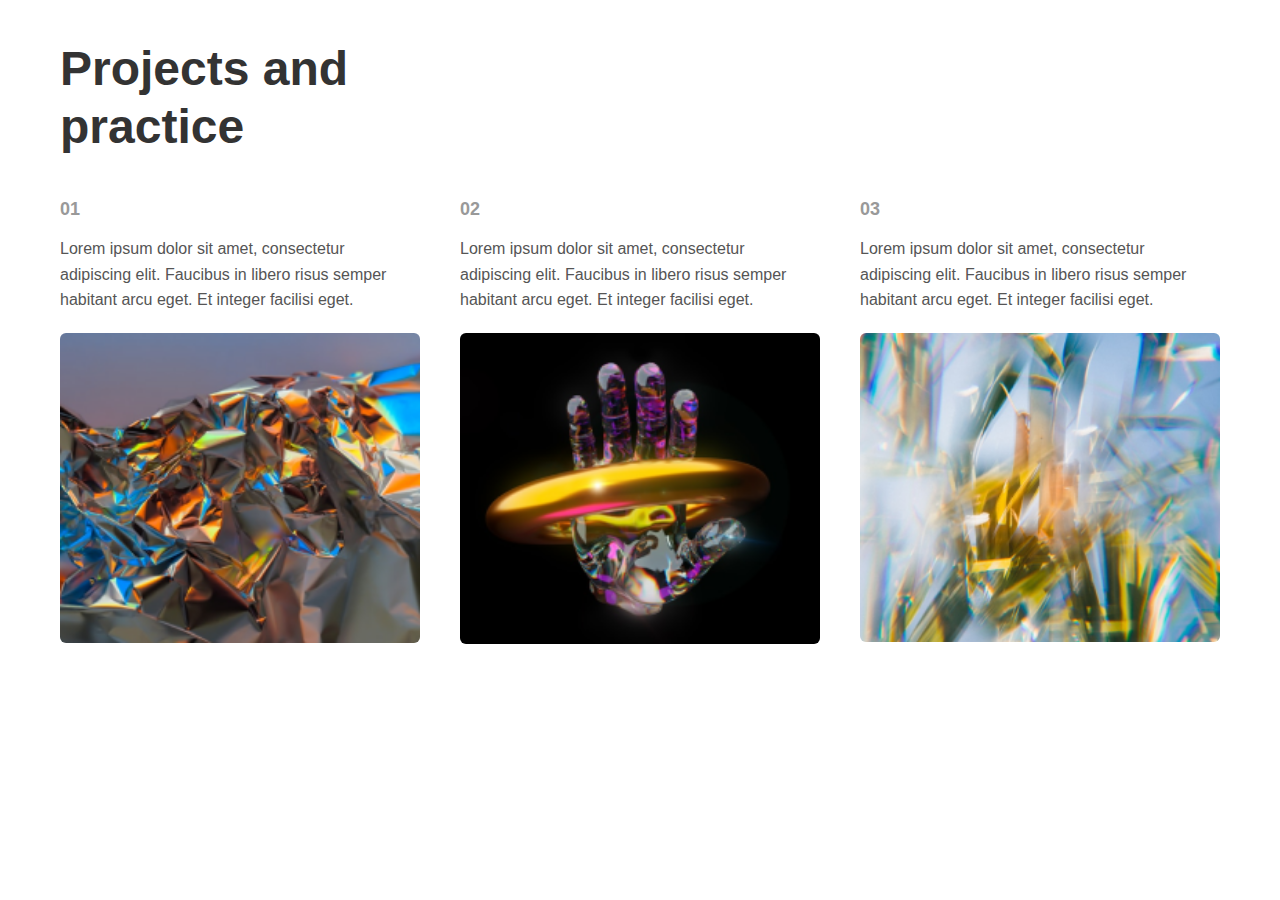
<file: Carta5/index.html>
<!DOCTYPE html>
<html lang="en">
<head>
  <meta charset="UTF-8" />
  <meta name="viewport" content="width=device-width, initial-scale=1.0"/>
  <title>Projects and Practice</title>
  <link rel="stylesheet" href="style.css"/>
</head>
<body>
  <section class="projects-section">
    <div class="container">
      <h1 class="section-title">Projects and<br>practice</h1>

      <div class="projects-grid">
        <!-- Project 1 -->
        <div class="project-card">
          <div class="project-number">01</div>
          <p class="project-description">
            Lorem ipsum dolor sit amet, consectetur adipiscing elit. Faucibus in libero risus semper habitant arcu eget. Et integer facilisi eget.
          </p>
          <img src="imagen1.png" alt="Project 1 Image" class="project-image">
        </div>

        <!-- Project 2 -->
        <div class="project-card">
          <div class="project-number">02</div>
          <p class="project-description">
            Lorem ipsum dolor sit amet, consectetur adipiscing elit. Faucibus in libero risus semper habitant arcu eget. Et integer facilisi eget.
          </p>
          <img src="imagen2.png" alt="Project 2 Image" class="project-image">
        </div>

        <!-- Project 3 -->
        <div class="project-card">
          <div class="project-number">03</div>
          <p class="project-description">
            Lorem ipsum dolor sit amet, consectetur adipiscing elit. Faucibus in libero risus semper habitant arcu eget. Et integer facilisi eget.
          </p>
          <img src="imagen3.png" alt="Project 3 Image" class="project-image">
        </div>
      </div>
    </div>
  </section>
</body>
</html>
</file>
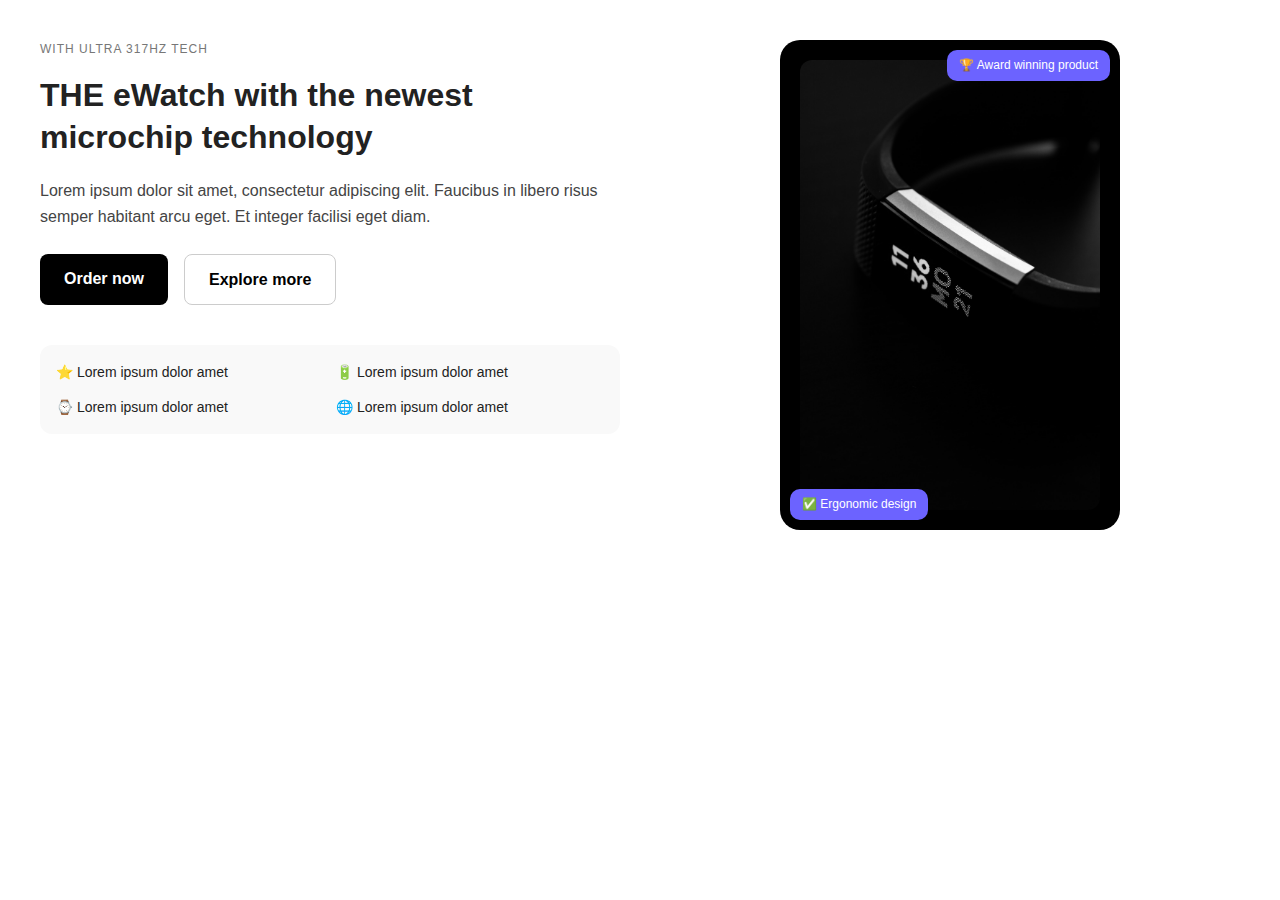
<file: Carta6/index.html>
<!DOCTYPE html>
<html lang="en">
<head>
  <meta charset="UTF-8" />
  <meta name="viewport" content="width=device-width, initial-scale=1.0"/>
  <title>eWatch Promo</title>
  <link rel="stylesheet" href="style.css" />
</head>
<body>
  <main class="container">
    <section class="intro-section">
      <div class="badge">With ultra 317hz tech</div>
      <h1 class="main-title">THE eWatch with the newest microchip technology</h1>
      <p class="description">
        Lorem ipsum dolor sit amet, consectetur adipiscing elit. Faucibus in libero risus semper
        habitant arcu eget. Et integer facilisi eget diam.
      </p>
      <div class="button-group">
        <a href="#" class="btn btn-primary">Order now</a>
        <a href="#" class="btn btn-secondary">Explore more</a>
      </div>
      <div class="features-list">
        <div class="feature-item">⭐ Lorem ipsum dolor amet</div>
        <div class="feature-item">🔋 Lorem ipsum dolor amet</div>
        <div class="feature-item">⌚ Lorem ipsum dolor amet</div>
        <div class="feature-item">🌐 Lorem ipsum dolor amet</div>
      </div>
    </section>

    <section class="product-preview">
      <div class="product-image-container">
        <img src="imagen1.jpg" alt="eWatch" class="product-image"/>
        <span class="label top-label">🏆 Award winning product</span>
        <span class="label bottom-label">✅ Ergonomic design</span>
      </div>
    </section>
  </main>
</body>
</html>
</file>
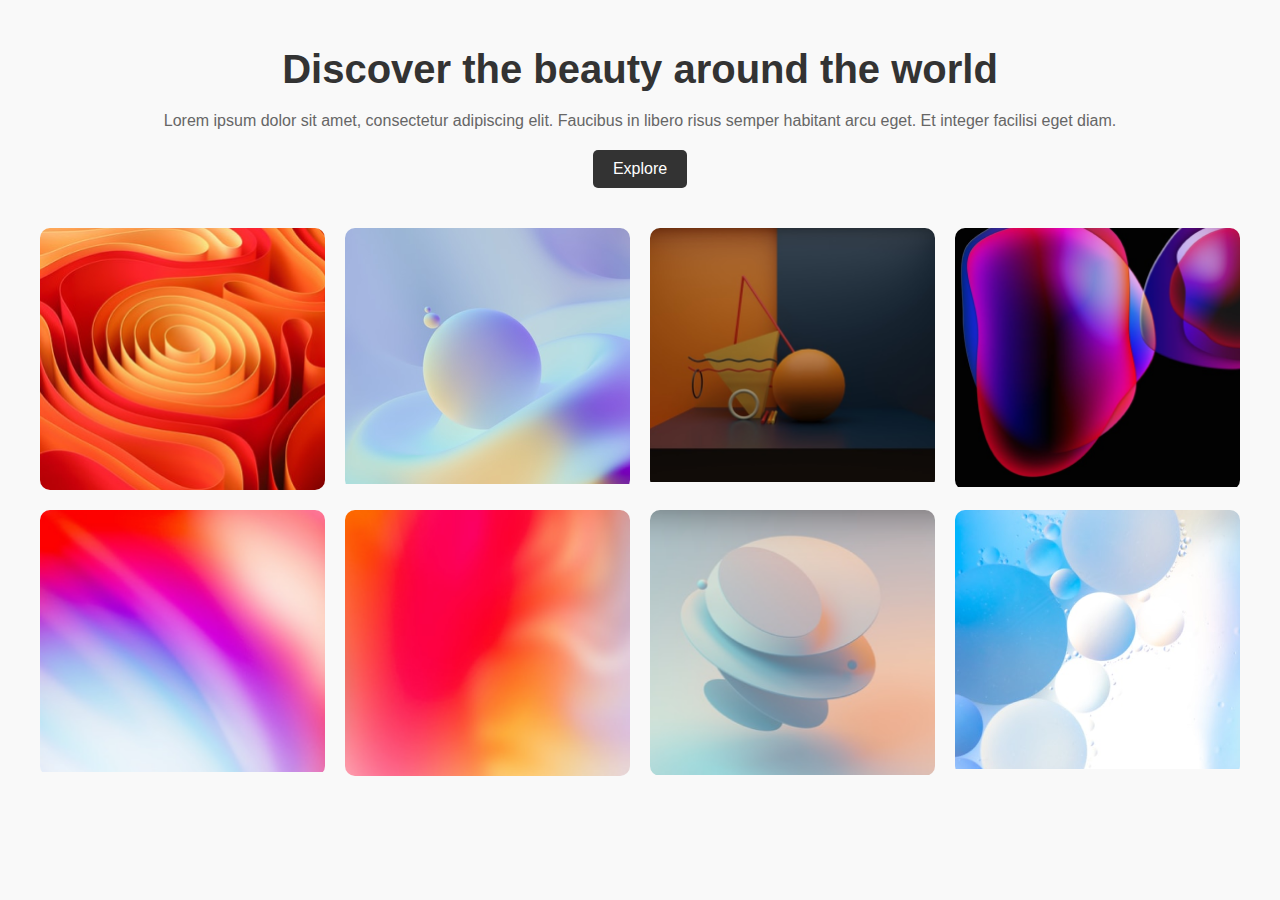
<file: index1.html>
<!DOCTYPE html>
<html lang="en">
<head>
  <meta charset="UTF-8">
  <meta name="viewport" content="width=device-width, initial-scale=1.0">
  <title>Discover the Beauty</title>
  <link rel="stylesheet" href="style1.css">
</head>
<body>
  <div class="container">
    <header class="hero">
      <h1>Discover the beauty around the world</h1>
      <p>Lorem ipsum dolor sit amet, consectetur adipiscing elit. Faucibus in libero risus semper habitant arcu eget. Et integer facilisi eget diam.</p>
      <button class="explore-btn">Explore</button>
    </header>
    <section class="gallery">
      <div class="gallery-item"><img src="image1.png" alt="Abstract 1"></div>
      <div class="gallery-item"><img src="image2.png" alt="Abstract 2"></div>
      <div class="gallery-item"><img src="image3.png" alt="Abstract 3"></div>
      <div class="gallery-item"><img src="image4.png" alt="Abstract 4"></div>
      <div class="gallery-item"><img src="image5.png" alt="Abstract 5"></div>
      <div class="gallery-item"><img src="image6.png" alt="Abstract 6"></div>
      <div class="gallery-item"><img src="image7.png" alt="Abstract 7"></div>
      <div class="gallery-item"><img src="image8.png" alt="Abstract 8"></div>
    </section>
  </div>
</body>
</html>
</file>
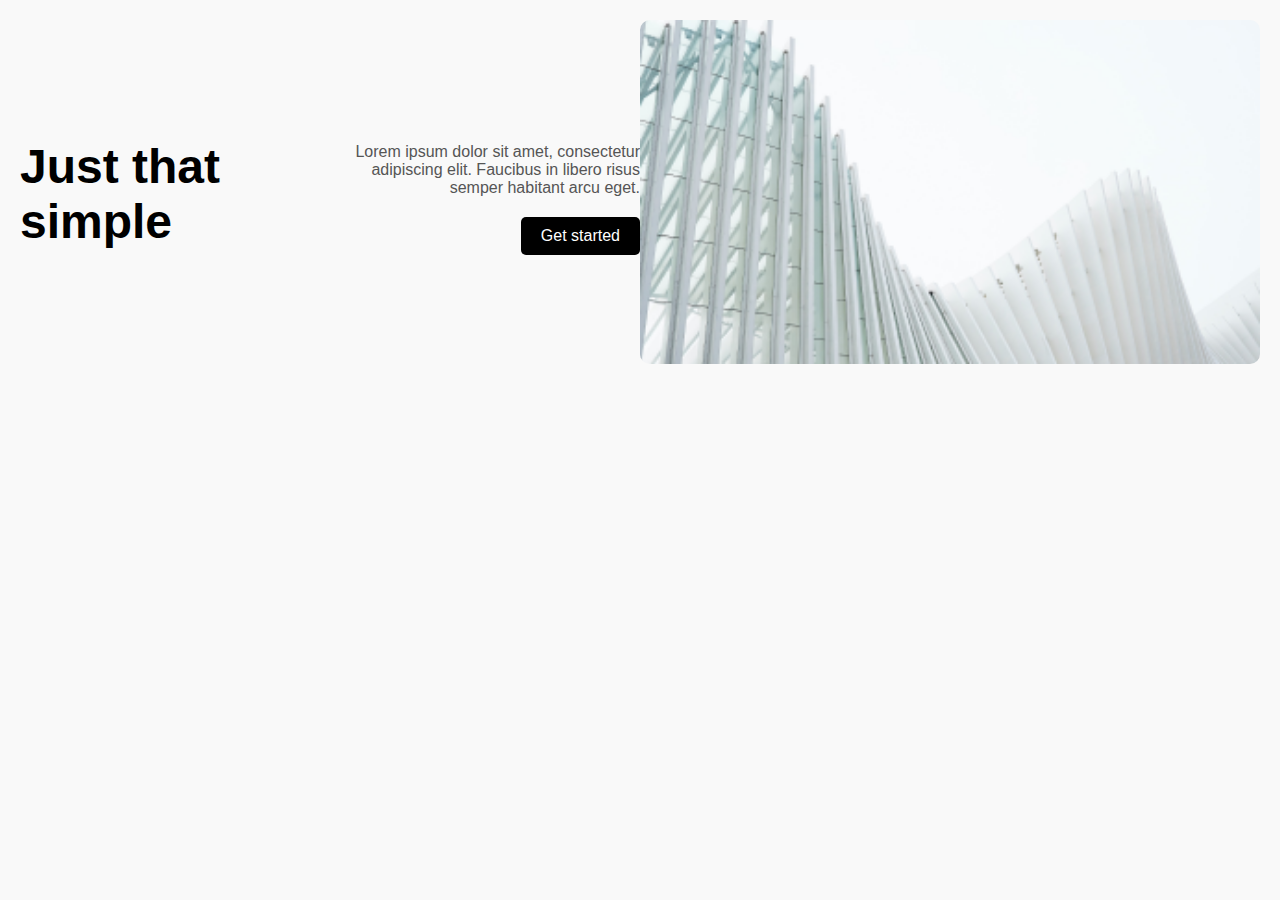
<file: index3.html>
<!DOCTYPE html>
<html lang="en">
<head>
  <meta charset="UTF-8">
  <meta name="viewport" content="width=device-width, initial-scale=1.0">
  <title>Just that simple</title>
  <link rel="stylesheet" href="style3.css">
</head>
<body>
  <div class="container">
    <div class="header">
      <h1>Just that simple</h1>
      <div class="text-section">
        <p>Lorem ipsum dolor sit amet, consectetur adipiscing elit. Faucibus in libero risus semper habitant arcu eget.</p>
        <button class="btn">Get started</button>
      </div>
    </div>
    <div class="image-section">
      <img src="image9.png" alt="Modern architecture">
    </div>
  </div>
</body>
</html>
</file>
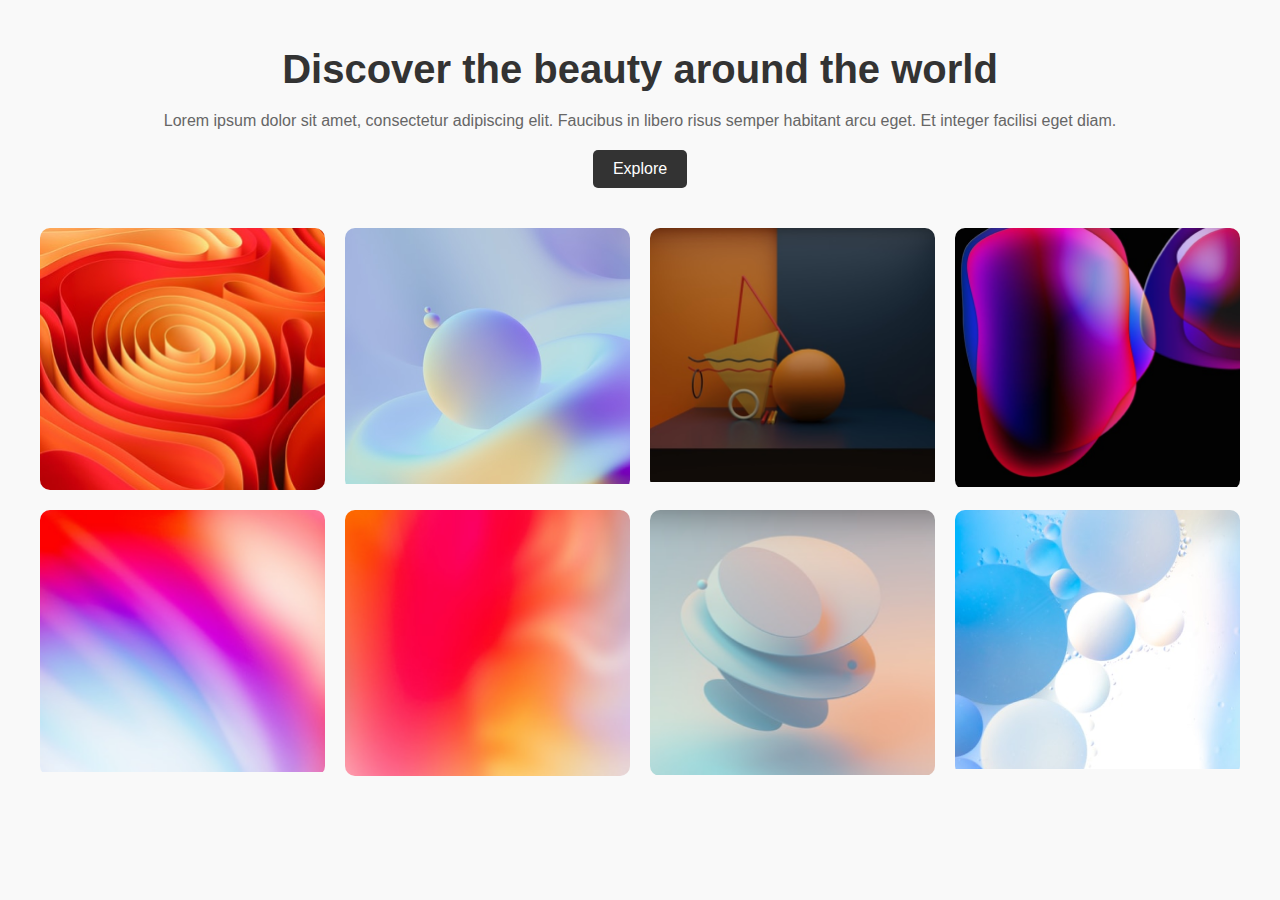
<file: Carta1/index1.html>
<!DOCTYPE html>
<html lang="en">
<head>
  <meta charset="UTF-8">
  <meta name="viewport" content="width=device-width, initial-scale=1.0">
  <title>Discover the Beauty</title>
  <link rel="stylesheet" href="style1.css">
</head>
<body>
  <div class="container">
    <header class="hero">
      <h1>Discover the beauty around the world</h1>
      <p>Lorem ipsum dolor sit amet, consectetur adipiscing elit. Faucibus in libero risus semper habitant arcu eget. Et integer facilisi eget diam.</p>
      <button class="explore-btn">Explore</button>
    </header>
    <section class="gallery">
      <div class="gallery-item"><img src="img/image1.png" alt="Abstract 1"></div>
      <div class="gallery-item"><img src="img/image2.png" alt="Abstract 2"></div>
      <div class="gallery-item"><img src="img/image3.png" alt="Abstract 3"></div>
      <div class="gallery-item"><img src="img/image4.png" alt="Abstract 4"></div>
      <div class="gallery-item"><img src="img/image5.png" alt="Abstract 5"></div>
      <div class="gallery-item"><img src="img/image6.png" alt="Abstract 6"></div>
      <div class="gallery-item"><img src="img/image7.png" alt="Abstract 7"></div>
      <div class="gallery-item"><img src="img/image8.png" alt="Abstract 8"></div>
    </section>
  </div>
</body>
</html>
</file>
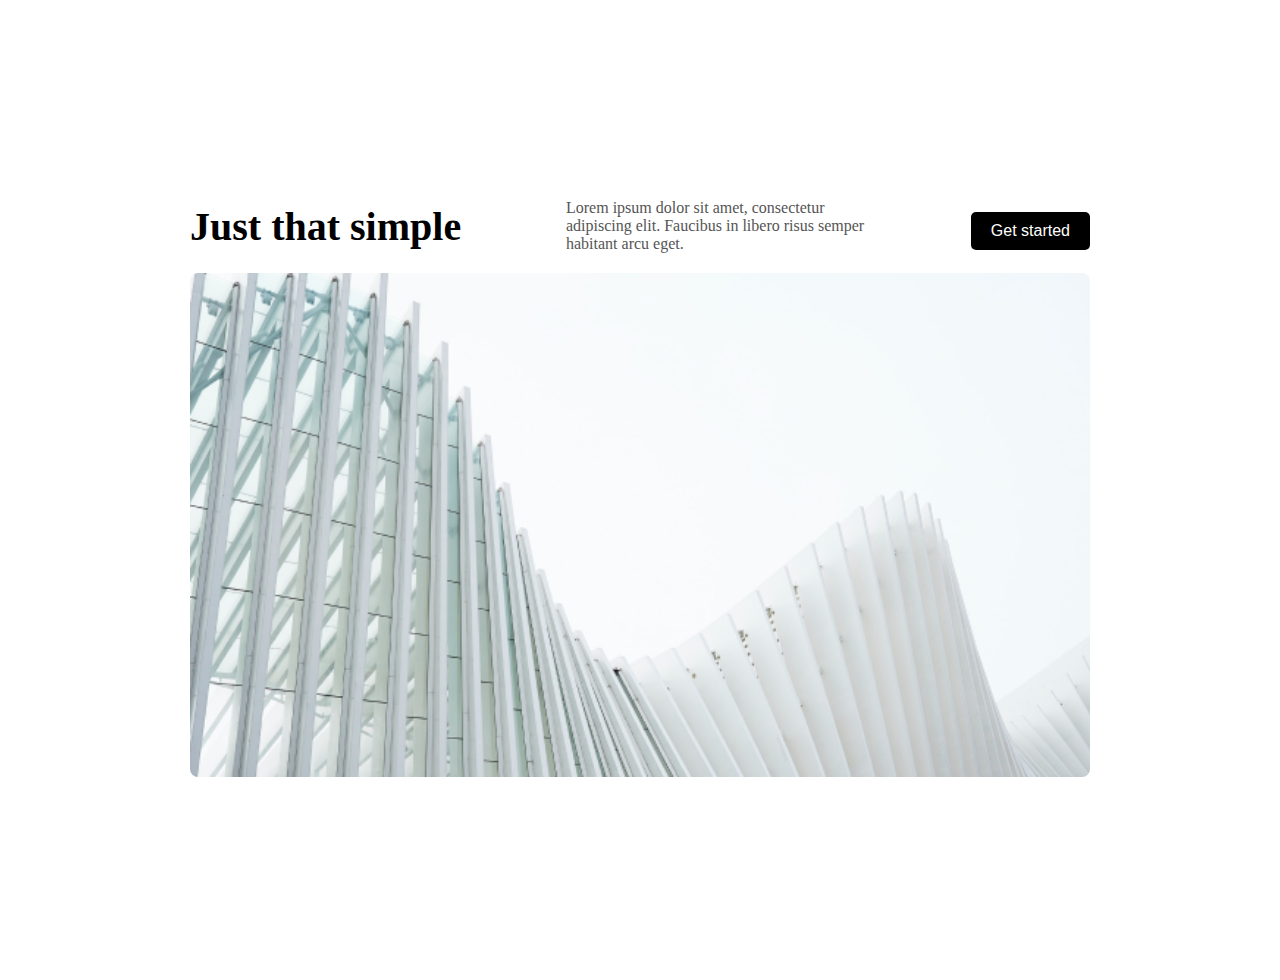
<file: Carta3/index3.html>
<!DOCTYPE html>
<html lang="es">
<head>
    <meta charset="UTF-8">
    <meta name="viewport" content="width=device-width, initial-scale=1.0">
    <title>Just that simple</title>
    <link rel="stylesheet" href="style3.css">
</head>
<body>
    <div class="container">
        <div class="text-content">
            <h1>Just that simple</h1>
            <p>Lorem ipsum dolor sit amet, consectetur adipiscing elit. Faucibus in libero risus semper habitant arcu eget.</p>
            <button>Get started</button>
        </div>
        <img src="imagen1.png" alt="Architecture">
    </div>
</body>
</html>
</file>
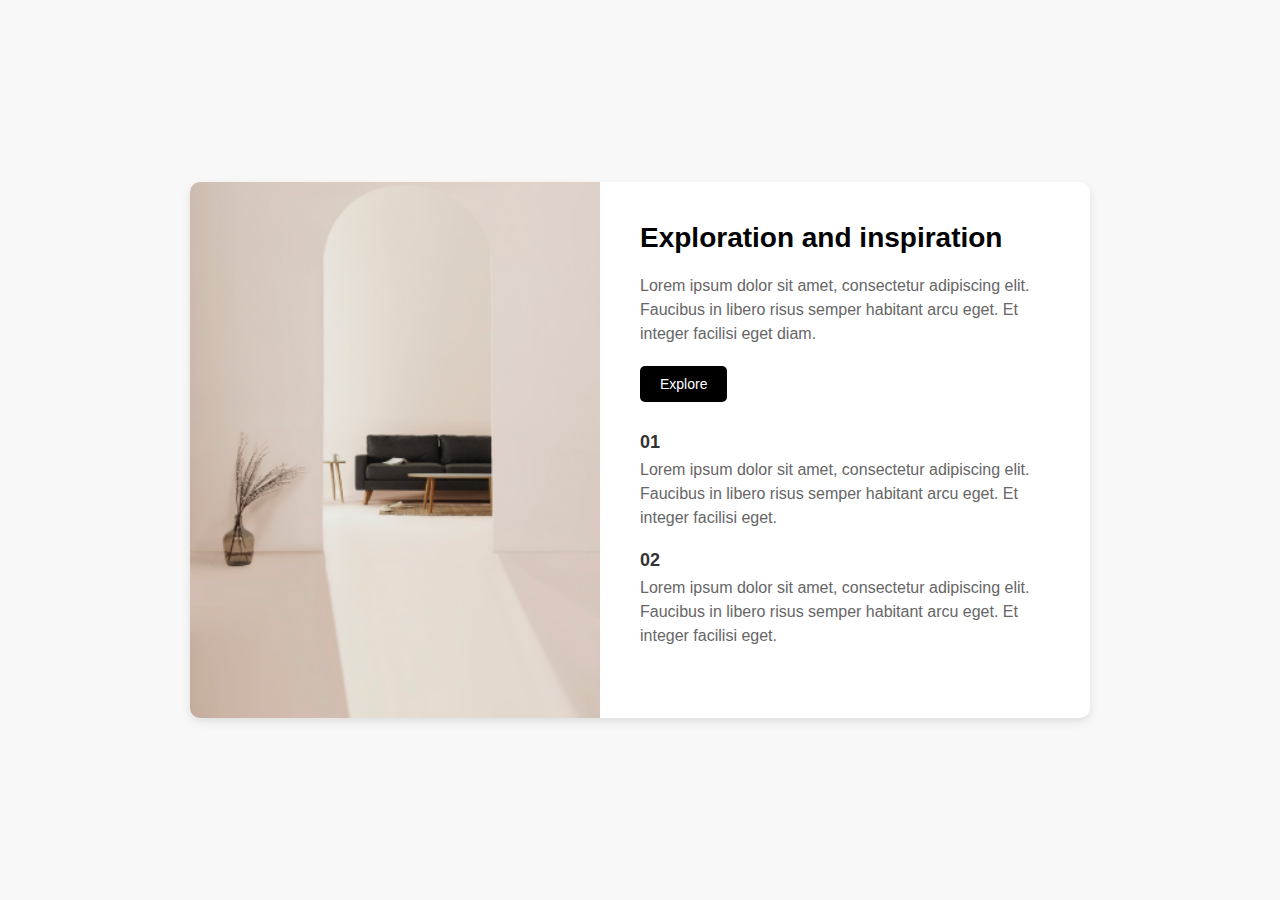
<file: Carta4/index4.html>
<!DOCTYPE html>
<html lang="es">
<head>
    <meta charset="UTF-8">
    <meta name="viewport" content="width=device-width, initial-scale=1.0">
    <title>Exploration and Inspiration</title>
    <link rel="stylesheet" href="style4.css">
</head>
<body>
    <div class="container">
        <div class="card">
            <div class="image-section">
                <img src="imagen1.png" alt="Decorative Interior">
            </div>
            <div class="content-section">
                <h1>Exploration and inspiration</h1>
                <p>Lorem ipsum dolor sit amet, consectetur adipiscing elit. Faucibus in libero risus semper habitant arcu eget. Et integer facilisi eget diam.</p>
                <a href="#" class="button">Explore</a>
                <div class="steps">
                    <div>
                        <span>01</span>
                        <p>Lorem ipsum dolor sit amet, consectetur adipiscing elit. Faucibus in libero risus semper habitant arcu eget. Et integer facilisi eget.</p>
                    </div>
                    <div>
                        <span>02</span>
                        <p>Lorem ipsum dolor sit amet, consectetur adipiscing elit. Faucibus in libero risus semper habitant arcu eget. Et integer facilisi eget.</p>
                    </div>
                </div>
            </div>
        </div>
    </div>
</body>
</html>
</file>
<file: Carta6/style.css>
* {
    box-sizing: border-box;
    margin: 0;
    padding: 0;
  }
  
  body {
    font-family: 'Segoe UI', sans-serif;
    background-color: #ffffff;
    color: #222;
    line-height: 1.6;
    padding: 40px;
  }
  
  .container {
    display: flex;
    flex-wrap: wrap;
    gap: 40px;
    justify-content: space-between;
    align-items: flex-start;
  }
  
  .intro-section {
    flex: 1 1 45%;
    max-width: 600px;
  }
  
  .badge {
    font-size: 12px;
    letter-spacing: 1px;
    text-transform: uppercase;
    color: #777;
    margin-bottom: 16px;
  }
  
  .main-title {
    font-size: 32px;
    font-weight: 700;
    margin-bottom: 20px;
    line-height: 1.3;
  }
  
  .description {
    font-size: 16px;
    margin-bottom: 24px;
    color: #444;
  }
  
  .button-group {
    display: flex;
    gap: 16px;
    margin-bottom: 40px;
  }
  
  .btn {
    padding: 12px 24px;
    border-radius: 8px;
    text-decoration: none;
    font-weight: 600;
    transition: all 0.2s ease;
  }
  
  .btn-primary {
    background-color: #000;
    color: #fff;
  }
  
  .btn-primary:hover {
    background-color: #333;
  }
  
  .btn-secondary {
    border: 1px solid #ccc;
    color: #000;
    background-color: #fff;
  }
  
  .btn-secondary:hover {
    border-color: #000;
  }
  
  .features-list {
    display: flex;
    flex-wrap: wrap;
    gap: 12px;
    background-color: #f9f9f9;
    padding: 16px;
    border-radius: 12px;
    font-size: 14px;
  }
  
  .feature-item {
    flex: 1 1 45%;
  }
  
  .product-preview {
    flex: 1 1 45%;
    display: flex;
    justify-content: center;
    align-items: center;
  }
  
  .product-image-container {
    position: relative;
    background-color: #000;
    padding: 20px;
    border-radius: 20px;
    overflow: hidden;
  }
  
  .product-image {
    max-width: 300px;
    display: block;
    border-radius: 12px;
  }
  
  .label {
    position: absolute;
    background-color: #6c63ff;
    color: #fff;
    padding: 6px 12px;
    font-size: 12px;
    border-radius: 10px;
    font-weight: 500;
  }
  
  .top-label {
    top: 10px;
    right: 10px;
  }
  
  .bottom-label {
    bottom: 10px;
    left: 10px;
  }
</file>
<file: style1.css>
body {
    margin: 0;
    font-family: Arial, sans-serif;
    background-color: #f9f9f9;
    color: #333;
  }
  
  .container {
    max-width: 1200px;
    margin: 0 auto;
    padding: 20px;
  }
  
  .hero {
    text-align: center;
    margin-bottom: 40px;
  }
  
  .hero h1 {
    font-size: 2.5rem;
    margin-bottom: 20px;
  }
  
  .hero p {
    font-size: 1rem;
    color: #666;
    margin-bottom: 20px;
  }
  
  .explore-btn {
    background-color: #333;
    color: #fff;
    border: none;
    padding: 10px 20px;
    font-size: 1rem;
    border-radius: 5px;
    cursor: pointer;
  }
  
  .explore-btn:hover {
    background-color: #555;
  }
  
  .gallery {
    display: grid;
    grid-template-columns: repeat(4, 1fr);
    gap: 20px;
  }
  
  .gallery-item {
    overflow: hidden;
    border-radius: 10px;
  }
  
  .gallery-item img {
    width: 100%;
    height: auto;
    display: block;
    transition: transform 0.3s ease;
  }
  
  .gallery-item img:hover {
    transform: scale(1.1);
  }
</file>
<file: style3.css>
body {
    margin: 0;
    font-family: Arial, sans-serif;
    background-color: #f9f9f9;
  }
  
  .container {
    display: flex;
    flex-direction: column;
    align-items: center;
    text-align: center;
    padding: 20px;
  }
  
  .header {
    display: flex;
    justify-content: space-between;
    align-items: flex-start;
    width: 100%;
    max-width: 1200px;
  }
  
  h1 {
    font-size: 3rem;
    font-weight: bold;
    margin: 0;
  }
  
  .text-section {
    text-align: right;
    margin-left: 20px;
  }
  
  p {
    font-size: 1rem;
    color: #555;
    margin: 10px 0 20px;
  }
  
  .btn {
    background-color: #000;
    color: #fff;
    border: none;
    padding: 10px 20px;
    font-size: 1rem;
    cursor: pointer;
    border-radius: 5px;
  }
  
  .btn:hover {
    background-color: #333;
  }
  
  .image-section {
    width: 100%;
    overflow: hidden;
  }
  
  .image-section img {
    width: 100%;
    height: auto;
    max-height: 80vh; /* Ajusta la altura máxima de la imagen */
    object-fit: cover; /* Asegura que la imagen cubra el área sin distorsionarse */
    border-radius: 10px;
  }
  
  @media (min-width: 768px) {
    .container {
      flex-direction: row;
      justify-content: space-between;
      text-align: left;
    }
  
    .header {
      flex-direction: row;
      align-items: center;
    }
  
    .text-section {
      max-width: 50%;
    }
  
    .image-section {
      max-width: 50%;
    }
  }
</file>
<file: Carta1/style1.css>
body {
    margin: 0;
    font-family: Arial, sans-serif;
    background-color: #f9f9f9;
    color: #333;
  }
  
  .container {
    max-width: 1200px;
    margin: 0 auto;
    padding: 20px;
  }
  
  .hero {
    text-align: center;
    margin-bottom: 40px;
  }
  
  .hero h1 {
    font-size: 2.5rem;
    margin-bottom: 20px;
  }
  
  .hero p {
    font-size: 1rem;
    color: #666;
    margin-bottom: 20px;
  }
  
  .explore-btn {
    background-color: #333;
    color: #fff;
    border: none;
    padding: 10px 20px;
    font-size: 1rem;
    border-radius: 5px;
    cursor: pointer;
  }
  
  .explore-btn:hover {
    background-color: #555;
  }
  
  .gallery {
    display: grid;
    grid-template-columns: repeat(4, 1fr);
    gap: 20px;
  }
  
  .gallery-item {
    overflow: hidden;
    border-radius: 10px;
  }
  
  .gallery-item img {
    width: 100%;
    height: auto;
    display: block;
    transition: transform 0.3s ease;
  }
  
  .gallery-item img:hover {
    transform: scale(1.1);
  }
</file>
<file: Carta3/style3.css>
body {
  display: flex;
  justify-content: center;
  align-items: center;
  min-height: 100vh;
  background-color: #fff;
  margin: 0;
  padding: 40px;
}

.container {
  max-width: 900px;
  width: 100%;
}

.text-content {
  display: flex;
  justify-content: space-between;
  align-items: center;
  margin-bottom: 20px;
}

h1 {
  font-size: 2.5rem;
  font-weight: bold;
  margin: 0;
}

p {
  max-width: 300px;
  font-size: 1rem;
  color: #555;
  margin: 0;
}

button {
  background-color: black;
  color: white;
  padding: 10px 20px;
  border: none;
  cursor: pointer;
  font-size: 1rem;
  margin-top: 10px;
  border-radius: 5px;
}

img {
  width: 100%;
  border-radius: 8px;
}
</file>
<file: Carta4/style4.css>
* {
    margin: 0;
    padding: 0;
    box-sizing: border-box;
    font-family: Arial, sans-serif;
}

.container {
    display: flex;
    align-items: center;
    justify-content: center;
    height: 100vh;
    background-color: #f8f8f8;
    padding: 20px;
}

.card {
    display: flex;
    max-width: 900px;
    background-color: white;
    box-shadow: 0px 4px 10px rgba(0, 0, 0, 0.1);
    border-radius: 10px;
    overflow: hidden;
}

.image-section {
    flex: 1;
}

.image-section img {
    width: 100%;
    height: 100%;
    object-fit: cover;
}

.content-section {
    flex: 1;
    padding: 40px;
}

h1 {
    font-size: 28px;
    font-weight: bold;
    margin-bottom: 20px;
}

p {
    font-size: 16px;
    color: #666;
    line-height: 1.5;
    margin-bottom: 20px;
}

.button {
    display: inline-block;
    padding: 10px 20px;
    background-color: black;
    color: white;
    text-decoration: none;
    border-radius: 5px;
    font-size: 14px;
}

.steps {
    margin-top: 30px;
}

.steps div {
    margin-bottom: 15px;
}

.steps span {
    display: block;
    font-weight: bold;
    font-size: 18px;
    color: #333;
    margin-bottom: 5px;
}
</file>
<file: Carta5/style.css>
/* Reset some default browser styles */
* {
    box-sizing: border-box;
    margin: 0;
    padding: 0;
  }
  
  body {
    font-family: 'Helvetica Neue', sans-serif;
    line-height: 1.6;
    background-color: #fff;
    color: #333;
  }
  
  /* Layout container */
  .container {
    max-width: 1200px;
    margin: 0 auto;
    padding: 40px 20px;
  }
  
  /* Section title */
  .section-title {
    font-size: 48px;
    font-weight: 700;
    margin-bottom: 40px;
    line-height: 1.2;
  }
  
  /* Project grid layout */
  .projects-grid {
    display: grid;
    grid-template-columns: repeat(auto-fit, minmax(300px, 1fr));
    gap: 40px;
  }
  
  /* Each project block */
  .project-card {
    display: flex;
    flex-direction: column;
    justify-content: flex-start;
  }
  
  .project-number {
    font-size: 18px;
    color: #999;
    font-weight: bold;
    margin-bottom: 12px;
  }
  
  .project-description {
    font-size: 16px;
    color: #555;
    margin-bottom: 20px;
  }
  
  .project-image {
    width: 100%;
    height: auto;
    border-radius: 6px;
    object-fit: cover;
  }
</file>
